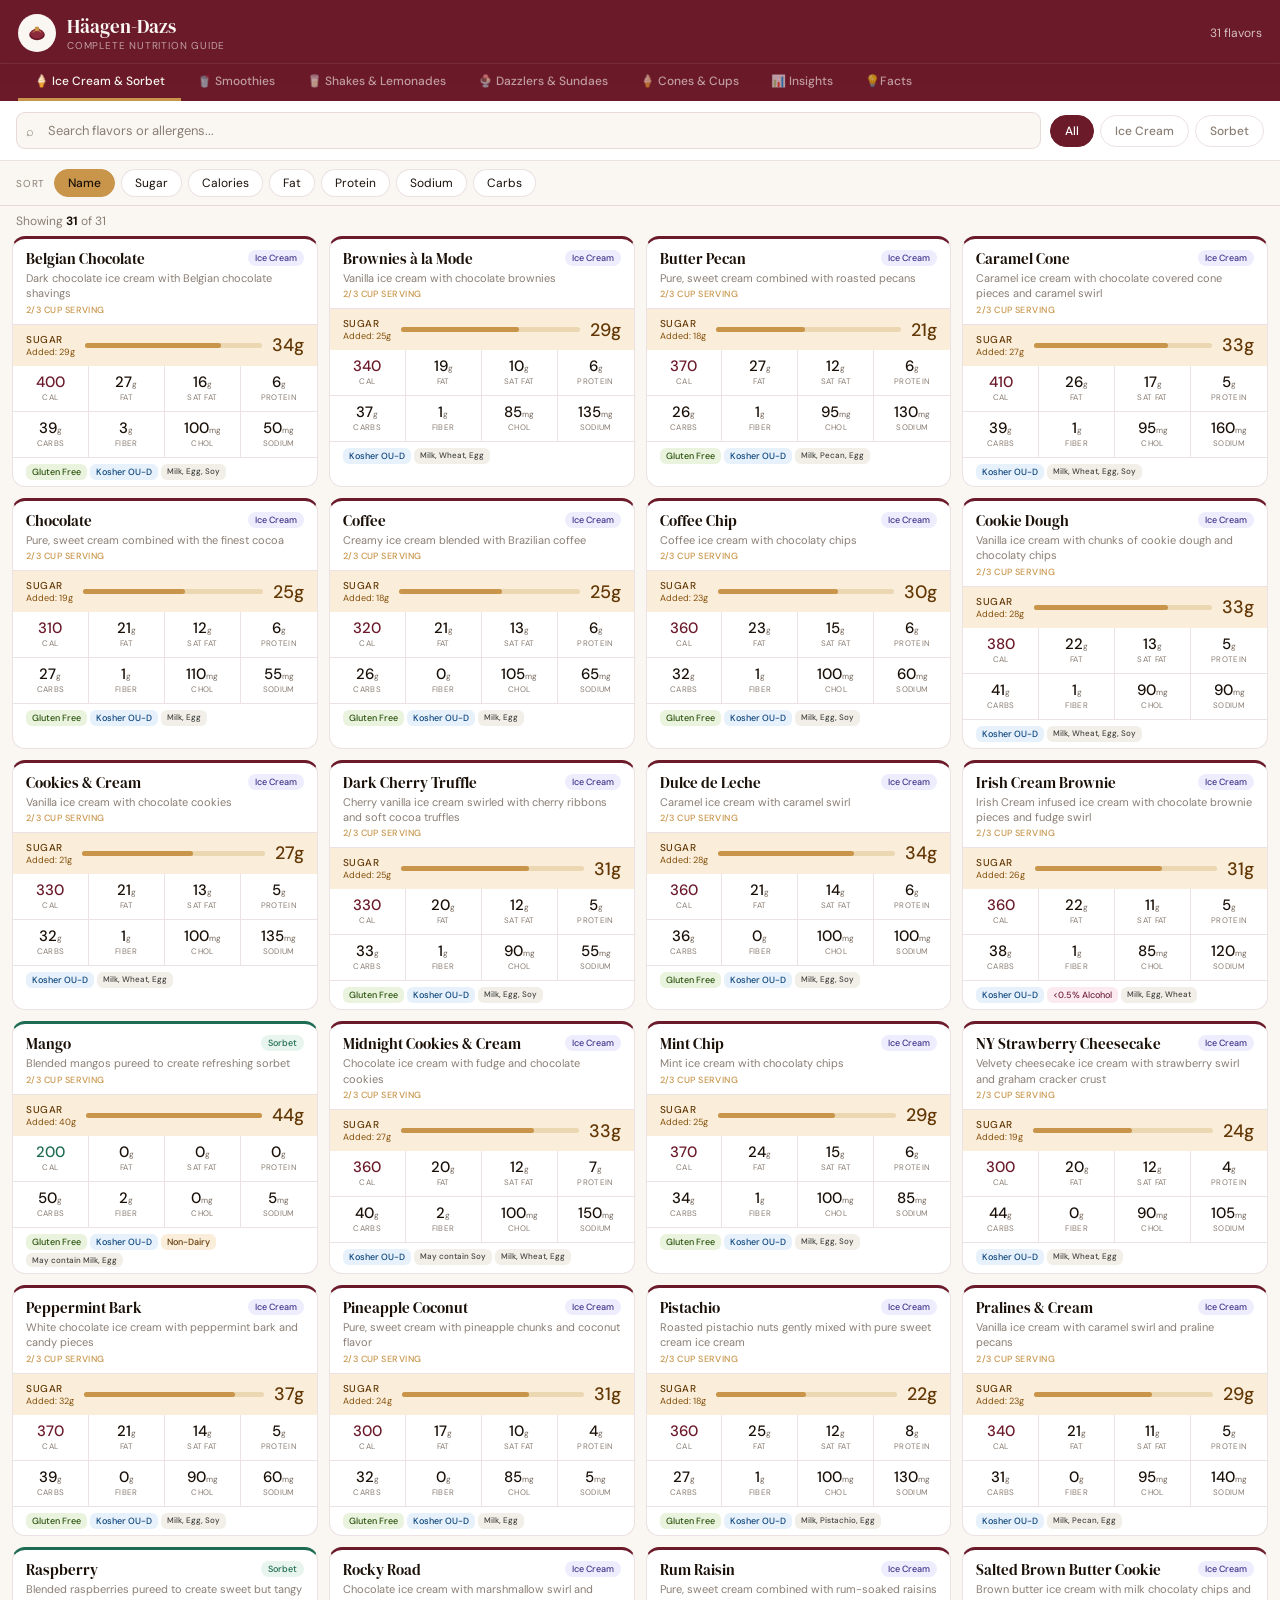
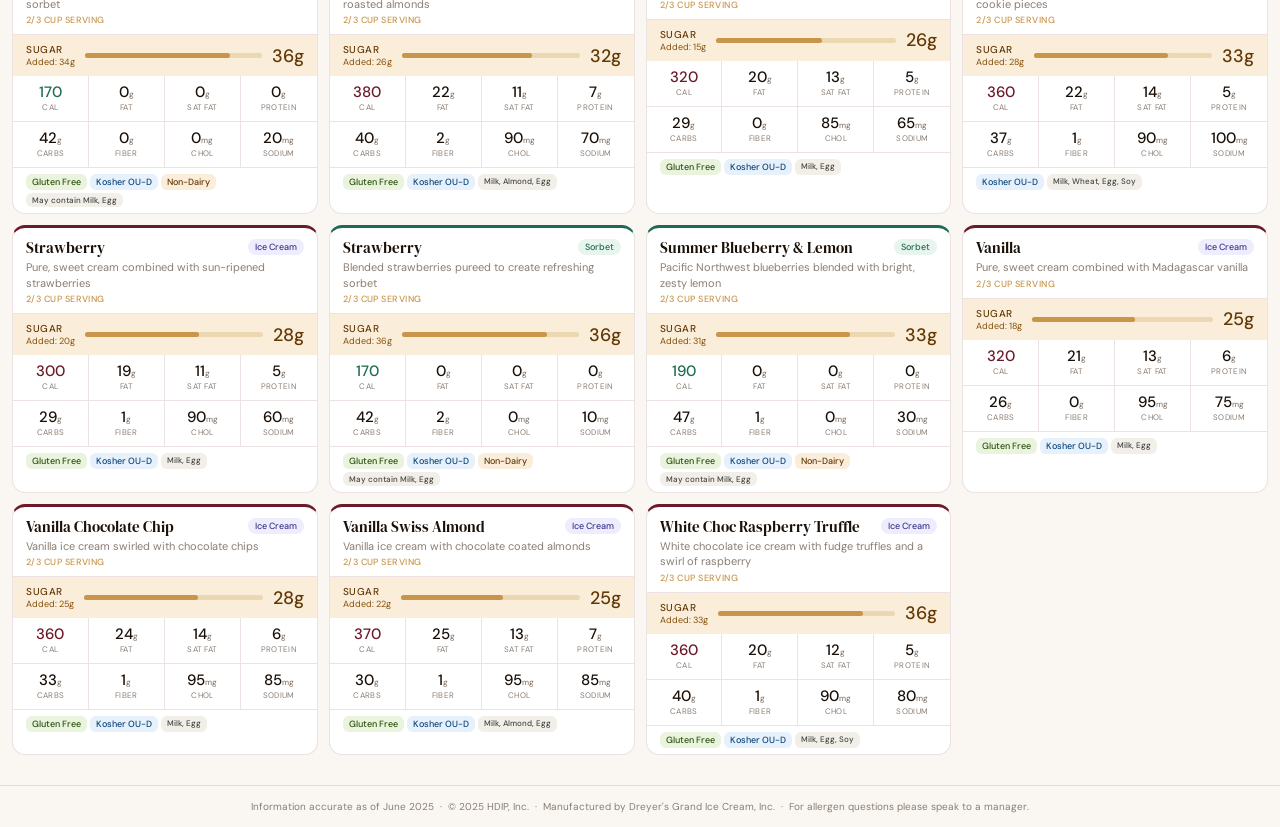
<file: index.html>
<!DOCTYPE html>
<html lang="en">
<head>
  <meta charset="UTF-8">
  <meta name="viewport" content="width=device-width, initial-scale=1.0, maximum-scale=1.0, user-scalable=no">
  <title>Häagen-Dazs — Nutrition Guide</title>
  <link rel="preconnect" href="https://fonts.googleapis.com">
  <link rel="preconnect" href="https://fonts.gstatic.com" crossorigin>
  <link href="https://fonts.googleapis.com/css2?family=DM+Serif+Display:ital@0;1&family=DM+Sans:opsz,wght@9..40,300;9..40,400;9..40,500&display=swap" rel="stylesheet">
  <link rel="stylesheet" href="css/styles.css">
</head>
<body>

  <!-- ═══════════════════════════ HEADER ═══════════════════════════ -->
  <header>
    <div class="header-brand">
      <div class="header-logo">
        <svg width="24" height="24" viewBox="0 0 40 40" fill="none" aria-hidden="true">
          <ellipse cx="20" cy="23" rx="13" ry="9" fill="#6B1A2A"/>
          <ellipse cx="20" cy="21" rx="11" ry="8" fill="#8B2A3A"/>
          <path d="M13 19 Q20 12 27 19" stroke="#C8954A" stroke-width="1.5" fill="none"/>
          <circle cx="20" cy="13" r="4" fill="#C8954A"/>
        </svg>
      </div>
      <div>
        <div class="header-title">Häagen-Dazs</div>
        <div class="header-sub">Complete Nutrition Guide</div>
      </div>
    </div>
    <div class="header-count" id="headerCount">31 items</div>
  </header>

  <!-- ═══════════════════════════ MAIN TABS ═══════════════════════════ -->
  <nav class="main-tabs" role="tablist" aria-label="Product categories">
    <button class="main-tab active" role="tab" aria-selected="true"  onclick="App.switchTab('ic',this)">🍦 Ice Cream &amp; Sorbet</button>
    <button class="main-tab"        role="tab" aria-selected="false" onclick="App.switchTab('sm',this)">🥤 Smoothies</button>
    <button class="main-tab"        role="tab" aria-selected="false" onclick="App.switchTab('sh',this)">🥛 Shakes &amp; Lemonades</button>
    <button class="main-tab"        role="tab" aria-selected="false" onclick="App.switchTab('su',this)">🍨 Dazzlers &amp; Sundaes</button>
    <button class="main-tab"        role="tab" aria-selected="false" onclick="App.switchTab('co',this)">🍦 Cones &amp; Cups</button>
    <button class="main-tab"        role="tab" aria-selected="false" onclick="App.switchTab('ins',this)">📊 Insights</button>
    <button class="main-tab"        role="tab" aria-selected="false" onclick="App.switchTab('facts',this)">💡Facts</button>
  </nav>

  <!-- ═══════════════════════════ TAB: ICE CREAM ═══════════════════════════ -->
  <section class="tab-panel active" id="panel-ic" role="tabpanel">
    <div class="controls">
      <div class="search-wrap">
        <span class="search-icon" aria-hidden="true">⌕</span>
        <input type="text" id="ic-search" placeholder="Search flavors or allergens..." oninput="IceCream.render()" aria-label="Search ice cream flavors">
      </div>
      <div class="filter-pills">
        <button class="pill-btn pill-active" onclick="IceCream.setFilter('all',this)">All</button>
        <button class="pill-btn" onclick="IceCream.setFilter('ic',this)">Ice Cream</button>
        <button class="pill-btn" onclick="IceCream.setFilter('so',this)">Sorbet</button>
      </div>
    </div>
    <div class="sort-bar">
      <span class="sort-label">Sort</span>
      <button class="sort-btn active" onclick="IceCream.setSort('name',this)">Name</button>
      <button class="sort-btn" onclick="IceCream.setSort('sugar',this)">Sugar</button>
      <button class="sort-btn" onclick="IceCream.setSort('calories',this)">Calories</button>
      <button class="sort-btn" onclick="IceCream.setSort('fat',this)">Fat</button>
      <button class="sort-btn" onclick="IceCream.setSort('protein',this)">Protein</button>
      <button class="sort-btn" onclick="IceCream.setSort('sodium',this)">Sodium</button>
      <button class="sort-btn" onclick="IceCream.setSort('carbs',this)">Carbs</button>
    </div>
    <div class="results-bar" id="ic-results"></div>
    <div class="cards-grid" id="ic-grid"></div>
  </section>

  <!-- ═══════════════════════════ TAB: SMOOTHIES ═══════════════════════════ -->
  <section class="tab-panel" id="panel-sm" role="tabpanel">
    <div class="controls">
      <div class="search-wrap">
        <span class="search-icon" aria-hidden="true">⌕</span>
        <input type="text" id="sm-search" placeholder="Search smoothies..." oninput="Smoothies.render()" aria-label="Search smoothies">
      </div>
      <div class="filter-pills">
        <button class="pill-btn pill-active" onclick="Smoothies.setFilter('all',this)">All</button>
        <button class="pill-btn" onclick="Smoothies.setFilter('small',this)">Small</button>
        <button class="pill-btn" onclick="Smoothies.setFilter('regular',this)">Regular</button>
      </div>
    </div>
    <div class="sort-bar">
      <span class="sort-label">Sort</span>
      <button class="sort-btn active" onclick="Smoothies.setSort('name',this)">Name</button>
      <button class="sort-btn" onclick="Smoothies.setSort('sugar',this)">Sugar</button>
      <button class="sort-btn" onclick="Smoothies.setSort('calories',this)">Calories</button>
      <button class="sort-btn" onclick="Smoothies.setSort('carbs',this)">Carbs</button>
    </div>
    <div class="results-bar" id="sm-results"></div>
    <div class="cards-grid" id="sm-grid"></div>
  </section>

  <!-- ═══════════════════════════ TAB: SHAKES ═══════════════════════════ -->
  <section class="tab-panel" id="panel-sh" role="tabpanel">
    <div class="controls">
      <div class="search-wrap">
        <span class="search-icon" aria-hidden="true">⌕</span>
        <input type="text" id="sh-search" placeholder="Search shakes or lemonades..." oninput="Shakes.render()" aria-label="Search shakes and lemonades">
      </div>
      <div class="filter-pills">
        <button class="pill-btn pill-active" onclick="Shakes.setFilter('all',this)">All</button>
        <button class="pill-btn" onclick="Shakes.setFilter('shake',this)">Shakes</button>
        <button class="pill-btn" onclick="Shakes.setFilter('lemon',this)">Lemonades</button>
        <button class="pill-btn" onclick="Shakes.setFilter('small',this)">Small</button>
        <button class="pill-btn" onclick="Shakes.setFilter('regular',this)">Regular</button>
      </div>
    </div>
    <div class="sort-bar">
      <span class="sort-label">Sort</span>
      <button class="sort-btn active" onclick="Shakes.setSort('name',this)">Name</button>
      <button class="sort-btn" onclick="Shakes.setSort('sugar',this)">Sugar</button>
      <button class="sort-btn" onclick="Shakes.setSort('calories',this)">Calories</button>
      <button class="sort-btn" onclick="Shakes.setSort('fat',this)">Fat</button>
    </div>
    <div class="results-bar" id="sh-results"></div>
    <div class="cards-grid" id="sh-grid"></div>
  </section>

  <!-- ═══════════════════════════ TAB: SUNDAES ═══════════════════════════ -->
  <section class="tab-panel" id="panel-su" role="tabpanel">
    <div class="controls">
      <div class="search-wrap">
        <span class="search-icon" aria-hidden="true">⌕</span>
        <input type="text" id="su-search" placeholder="Search sundaes or dazzlers..." oninput="Sundaes.render()" aria-label="Search sundaes">
      </div>
      <div class="filter-pills">
        <button class="pill-btn pill-active" onclick="Sundaes.setFilter('all',this)">All</button>
        <button class="pill-btn" onclick="Sundaes.setFilter('dazzler',this)">Dazzlers</button>
        <button class="pill-btn" onclick="Sundaes.setFilter('sundae',this)">Sundaes</button>
        <button class="pill-btn" onclick="Sundaes.setFilter('small',this)">Small</button>
        <button class="pill-btn" onclick="Sundaes.setFilter('regular',this)">Regular</button>
      </div>
    </div>
    <div class="sort-bar">
      <span class="sort-label">Sort</span>
      <button class="sort-btn active" onclick="Sundaes.setSort('name',this)">Name</button>
      <button class="sort-btn" onclick="Sundaes.setSort('sugar',this)">Sugar</button>
      <button class="sort-btn" onclick="Sundaes.setSort('calories',this)">Calories</button>
      <button class="sort-btn" onclick="Sundaes.setSort('fat',this)">Fat</button>
    </div>
    <div class="results-bar" id="su-results"></div>
    <div class="cards-grid" id="su-grid"></div>
  </section>

  <!-- ═══════════════════════════ TAB: CONES ═══════════════════════════ -->
  <section class="tab-panel" id="panel-co" role="tabpanel">
    <div class="controls">
      <div class="search-wrap">
        <span class="search-icon" aria-hidden="true">⌕</span>
        <input type="text" id="co-search" placeholder="Search cones or cups..." oninput="Cones.render()" aria-label="Search cones and cups">
      </div>
      <div class="filter-pills">
        <button class="pill-btn pill-active" onclick="Cones.setFilter('all',this)">All</button>
        <button class="pill-btn" onclick="Cones.setFilter('mini',this)">Mini</button>
        <button class="pill-btn" onclick="Cones.setFilter('small',this)">Small</button>
        <button class="pill-btn" onclick="Cones.setFilter('regular',this)">Regular</button>
      </div>
    </div>
    <div class="sort-bar">
      <span class="sort-label">Sort</span>
      <button class="sort-btn active" onclick="Cones.setSort('name',this)">Name</button>
      <button class="sort-btn" onclick="Cones.setSort('calories',this)">Calories</button>
      <button class="sort-btn" onclick="Cones.setSort('sugar',this)">Sugar</button>
    </div>
    <div class="results-bar" id="co-results"></div>
    <div class="cards-grid" id="co-grid"></div>
  </section>

  <!-- ═══════════════════════════ TAB: INSIGHTS ═══════════════════════════ -->
  <section class="tab-panel" id="panel-ins" role="tabpanel">
    <div class="insights-wrap">

      <!-- Bar Chart -->
      <div class="insight-card">
        <div class="insight-header">
          <div>
            <div class="insight-title">Ice Cream Flavor Comparison</div>
            <div class="insight-sub">All 27 ice cream flavors ranked by selected nutrient</div>
          </div>
          <div class="insight-controls">
            <button class="insight-btn active" onclick="Insights.setBarMetric('sugar',this)">Sugar</button>
            <button class="insight-btn" onclick="Insights.setBarMetric('calories',this)">Calories</button>
            <button class="insight-btn" onclick="Insights.setBarMetric('fat',this)">Fat</button>
            <button class="insight-btn" onclick="Insights.setBarMetric('protein',this)">Protein</button>
            <button class="insight-btn" onclick="Insights.setBarMetric('sodium',this)">Sodium</button>
            <button class="insight-btn" onclick="Insights.setBarMetric('carbs',this)">Carbs</button>
          </div>
        </div>
        <div class="insight-body">
          <div id="barChart"></div>
        </div>
      </div>

      <!-- Category Comparison Table -->
      <div class="insight-card">
        <div class="insight-header">
          <div>
            <div class="insight-title">Category Nutrition Comparison</div>
            <div class="insight-sub">Average values per serving across all product categories</div>
          </div>
        </div>
        <div class="insight-body" style="padding:0">
          <div class="compare-table-wrap">
            <table class="compare-table" id="compareTable"></table>
          </div>
        </div>
        <div class="table-note">🟢 Lowest in column &nbsp;·&nbsp; 🔴 Highest in column &nbsp;·&nbsp; Serving sizes vary by category</div>
      </div>

      <!-- Radar Chart -->
      <div class="insight-card">
        <div class="insight-header">
          <div>
            <div class="insight-title">Head-to-Head Flavor Comparison</div>
            <div class="insight-sub">Compare nutrition profiles of any two ice cream flavors</div>
          </div>
        </div>
        <div class="insight-body">
          <div class="radar-selectors">
            <select class="radar-select" id="radarA" onchange="Insights.drawRadar()" aria-label="Flavor A"></select>
            <select class="radar-select" id="radarB" onchange="Insights.drawRadar()" aria-label="Flavor B"></select>
          </div>
          <div class="radar-legend">
            <div class="radar-legend-item"><div class="legend-dot" style="background:#6B1A2A"></div><span id="legendA">Flavor A</span></div>
            <div class="radar-legend-item"><div class="legend-dot" style="background:#C8954A"></div><span id="legendB">Flavor B</span></div>
          </div>
          <canvas id="radarCanvas" width="340" height="300" style="max-width:100%;display:block;margin:0 auto" aria-label="Radar chart comparing two flavors"></canvas>
        </div>
      </div>

      <!-- Rankings -->
      <div class="insight-card">
        <div class="insight-header">
          <div>
            <div class="insight-title">Ice Cream Rankings</div>
            <div class="insight-sub">Top 5 across key nutrients — ice cream flavors only</div>
          </div>
        </div>
        <div class="rankings-grid" id="rankingsGrid"></div>
      </div>

      <!-- Scatter Plot -->
      <div class="insight-card">
        <div class="insight-header">
          <div>
            <div class="insight-title">Calories vs. Sugar — All Ice Creams &amp; Sorbets</div>
            <div class="insight-sub">Tap or hover any dot for details</div>
          </div>
        </div>
        <div class="insight-body" style="padding:10px 14px 14px">
          <div style="position:relative">
            <canvas id="scatterCanvas" width="600" height="320" style="max-width:100%;display:block;border-radius:6px" aria-label="Scatter plot of calories vs sugar"></canvas>
            <div id="scatterTooltip" class="scatter-tooltip"></div>
          </div>
          <div class="scatter-legend">
            <div class="scatter-legend-item"><div class="scatter-dot" style="background:#6B1A2A"></div>Ice Cream</div>
            <div class="scatter-legend-item"><div class="scatter-dot" style="background:#1D6B52"></div>Sorbet</div>
          </div>
        </div>
      </div>

    </div>
  </section>

  <!-- ═══════════════════════════ TAB: FACTS ═══════════════════════════ -->
  <section class="tab-panel" id="panel-facts" role="tabpanel">
    <div class="facts-controls">
      <button class="fact-filter-btn active" onclick="Facts.filter('all',this)">All 40</button>
      <button class="fact-filter-btn" onclick="Facts.filter('sugar',this)">Sugar</button>
      <button class="fact-filter-btn" onclick="Facts.filter('cal',this)">Calories</button>
      <button class="fact-filter-btn" onclick="Facts.filter('fat',this)">Fat</button>
      <button class="fact-filter-btn" onclick="Facts.filter('prot',this)">Protein</button>
      <button class="fact-filter-btn" onclick="Facts.filter('sod',this)">Sodium</button>
      <button class="fact-filter-btn" onclick="Facts.filter('carbs',this)">Carbs</button>
      <button class="fact-filter-btn" onclick="Facts.filter('spec',this)">Special</button>
    </div>
    <div class="facts-count" id="facts-count"></div>
    <div class="facts-grid" id="facts-grid"></div>
  </section>

  <footer>
    Information accurate as of June 2025 &nbsp;·&nbsp; © 2025 HDIP, Inc. &nbsp;·&nbsp;
    Manufactured by Dreyer's Grand Ice Cream, Inc. &nbsp;·&nbsp;
    For allergen questions please speak to a manager.
  </footer>

  <!-- ═══════════════════════════ SCRIPTS ═══════════════════════════ -->
  <!-- Load order matters: data → utils → cards → tab modules → insights → facts → app -->
  <script src="js/data.js"></script>
  <script src="js/utils.js"></script>
  <script src="js/cards.js"></script>
  <script src="js/icecream.js"></script>
  <script src="js/smoothies.js"></script>
  <script src="js/shakes.js"></script>
  <script src="js/sundaes.js"></script>
  <script src="js/cones.js"></script>
  <script src="js/insights.js"></script>
  <script src="js/facts.js"></script>
  <script src="js/app.js"></script>

</body>
</html>
</file>
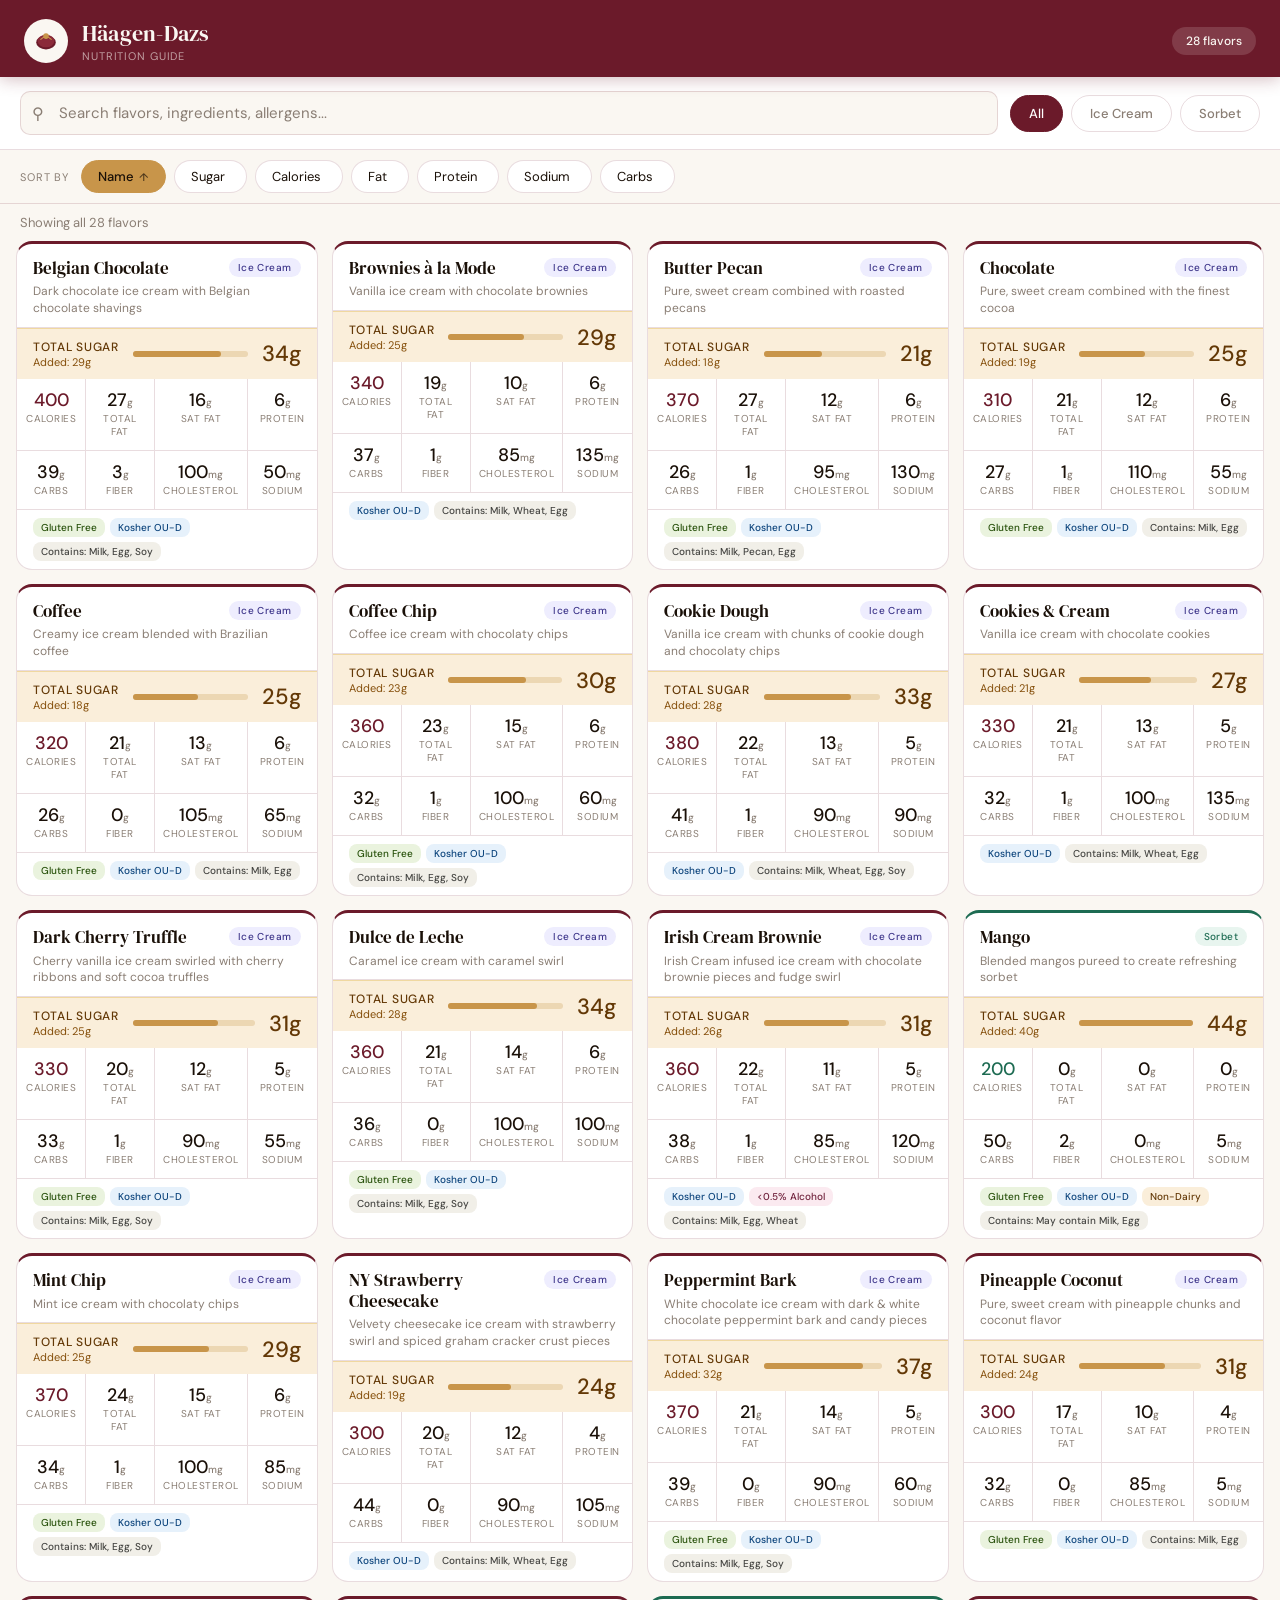
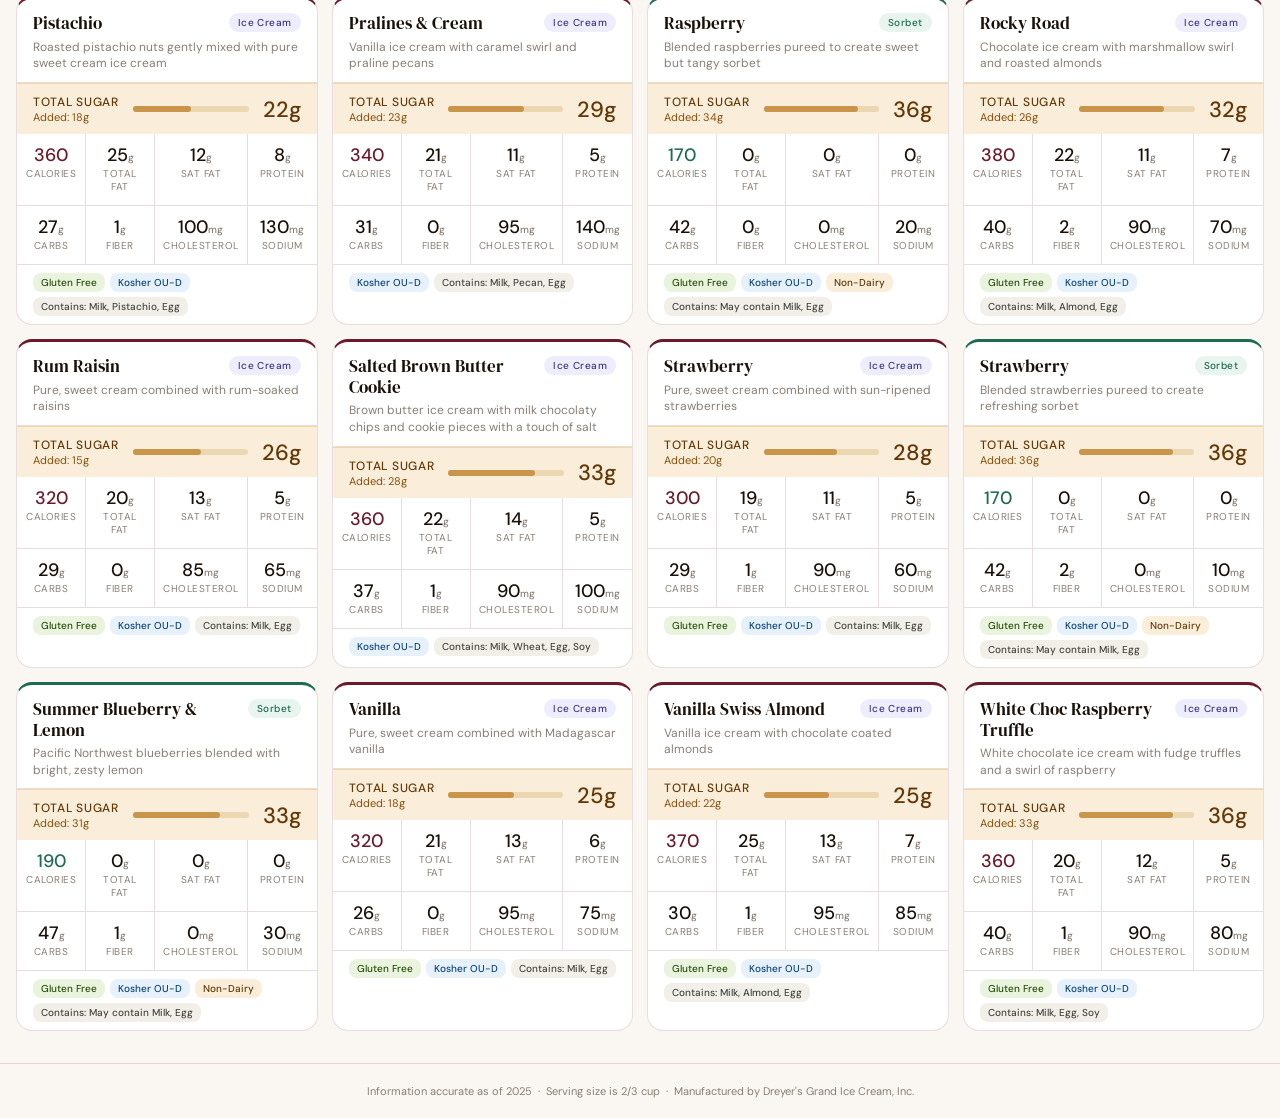
<file: haagen_dazs_table.html>
<!DOCTYPE html>
<html lang="en">
<head>
<meta charset="UTF-8">
<meta name="viewport" content="width=device-width, initial-scale=1.0, maximum-scale=1.0, user-scalable=no">
<title>Häagen-Dazs — Nutrition Guide</title>
<link href="https://fonts.googleapis.com/css2?family=DM+Serif+Display:ital@0;1&family=DM+Sans:wght@300;400;500&display=swap" rel="stylesheet">
<style>
  :root {
    --cream: #FAF7F2;
    --deep: #1A1008;
    --burgundy: #6B1A2A;
    --burgundy-light: #8B2A3A;
    --gold: #C8954A;
    --gold-light: #E8B870;
    --muted: #8A7E74;
    --border: rgba(106,26,42,0.15);
    --card-bg: #FFFFFF;
    --sorbet-accent: #1D6B52;
    --sorbet-light: #E8F5EF;
  }

  * { box-sizing: border-box; margin: 0; padding: 0; -webkit-tap-highlight-color: transparent; }

  body {
    font-family: 'DM Sans', sans-serif;
    background: var(--cream);
    color: var(--deep);
    min-height: 100vh;
    font-size: 15px;
  }

  /* HEADER */
  header {
    background: var(--burgundy);
    padding: 18px 24px 14px;
    display: flex;
    align-items: center;
    justify-content: space-between;
    position: sticky;
    top: 0;
    z-index: 100;
    box-shadow: 0 2px 16px rgba(106,26,42,0.3);
  }
  .header-left { display: flex; align-items: center; gap: 14px; }
  .hd-logo {
    width: 44px; height: 44px; border-radius: 50%;
    background: var(--cream);
    display: flex; align-items: center; justify-content: center;
    flex-shrink: 0;
  }
  .hd-logo svg { width: 28px; height: 28px; }
  .header-title { font-family: 'DM Serif Display', serif; font-size: 22px; color: var(--cream); letter-spacing: 0.01em; }
  .header-sub { font-size: 11px; color: rgba(250,247,242,0.6); letter-spacing: 0.08em; text-transform: uppercase; margin-top: 1px; }
  .flavor-count {
    background: rgba(250,247,242,0.15);
    color: var(--cream);
    font-size: 12px;
    padding: 6px 14px;
    border-radius: 20px;
    font-weight: 500;
  }

  /* CONTROLS */
  .controls {
    background: var(--card-bg);
    border-bottom: 1px solid var(--border);
    padding: 14px 20px;
    display: flex;
    gap: 12px;
    align-items: center;
    flex-wrap: wrap;
  }
  .search-wrap {
    flex: 1; min-width: 200px;
    position: relative;
  }
  .search-icon {
    position: absolute; left: 12px; top: 50%; transform: translateY(-50%);
    color: var(--muted); font-size: 16px; pointer-events: none;
  }
  input[type=text] {
    width: 100%;
    padding: 11px 12px 11px 38px;
    border: 1.5px solid var(--border);
    border-radius: 10px;
    font-family: 'DM Sans', sans-serif;
    font-size: 15px;
    color: var(--deep);
    background: var(--cream);
    outline: none;
    transition: border-color 0.2s;
  }
  input[type=text]:focus { border-color: var(--burgundy); }
  input[type=text]::placeholder { color: var(--muted); }

  .filter-pills { display: flex; gap: 8px; flex-wrap: wrap; }
  .pill-btn {
    padding: 9px 18px;
    border-radius: 24px;
    border: 1.5px solid var(--border);
    background: transparent;
    font-family: 'DM Sans', sans-serif;
    font-size: 13px;
    font-weight: 500;
    color: var(--muted);
    cursor: pointer;
    transition: all 0.18s;
    white-space: nowrap;
  }
  .pill-btn:active { transform: scale(0.97); }
  .pill-btn.active-all { background: var(--burgundy); color: white; border-color: var(--burgundy); }
  .pill-btn.active-ic { background: #EEEDFE; color: #3C3489; border-color: #AFA9EC; }
  .pill-btn.active-so { background: var(--sorbet-light); color: var(--sorbet-accent); border-color: #9FE1CB; }

  /* SORT BAR */
  .sort-bar {
    background: var(--cream);
    padding: 10px 20px;
    display: flex;
    gap: 8px;
    align-items: center;
    overflow-x: auto;
    border-bottom: 1px solid var(--border);
    -ms-overflow-style: none; scrollbar-width: none;
  }
  .sort-bar::-webkit-scrollbar { display: none; }
  .sort-label { font-size: 11px; color: var(--muted); text-transform: uppercase; letter-spacing: 0.08em; white-space: nowrap; margin-right: 4px; flex-shrink: 0; }
  .sort-btn {
    padding: 7px 16px;
    border-radius: 20px;
    border: 1.5px solid var(--border);
    background: white;
    font-family: 'DM Sans', sans-serif;
    font-size: 13px;
    color: var(--deep);
    cursor: pointer;
    white-space: nowrap;
    flex-shrink: 0;
    transition: all 0.18s;
    display: flex; align-items: center; gap: 5px;
  }
  .sort-btn.active { background: var(--gold); color: var(--deep); border-color: var(--gold); font-weight: 500; }
  .sort-btn:active { transform: scale(0.97); }
  .sort-arrow { font-size: 11px; opacity: 0.7; }

  /* RESULTS INFO */
  .results-bar {
    padding: 10px 20px;
    font-size: 13px;
    color: var(--muted);
    display: flex;
    justify-content: space-between;
    align-items: center;
  }
  .results-bar strong { color: var(--deep); }

  /* CARDS GRID */
  .cards-grid {
    padding: 0 16px 24px;
    display: grid;
    grid-template-columns: repeat(auto-fill, minmax(300px, 1fr));
    gap: 14px;
  }

  .flavor-card {
    background: var(--card-bg);
    border-radius: 16px;
    border: 1px solid var(--border);
    overflow: hidden;
    transition: transform 0.15s, box-shadow 0.15s;
  }
  .flavor-card:active { transform: scale(0.99); }
  .flavor-card.is-sorbet { border-top: 3px solid var(--sorbet-accent); }
  .flavor-card.is-ice-cream { border-top: 3px solid var(--burgundy); }

  .card-header {
    padding: 14px 16px 10px;
    border-bottom: 1px solid var(--border);
  }
  .card-top { display: flex; justify-content: space-between; align-items: flex-start; gap: 8px; margin-bottom: 5px; }
  .card-name { font-family: 'DM Serif Display', serif; font-size: 17px; color: var(--deep); line-height: 1.2; }
  .type-badge {
    font-size: 10px; font-weight: 500; padding: 3px 9px; border-radius: 12px;
    white-space: nowrap; flex-shrink: 0; letter-spacing: 0.04em;
  }
  .badge-ic { background: #EEEDFE; color: #3C3489; }
  .badge-so { background: var(--sorbet-light); color: var(--sorbet-accent); }
  .card-desc { font-size: 12px; color: var(--muted); line-height: 1.4; }

  /* NUTRITION GRID */
  .nutrition-grid {
    display: grid;
    grid-template-columns: repeat(4, 1fr);
    gap: 0;
  }
  .nutr-cell {
    padding: 12px 8px;
    text-align: center;
    border-right: 1px solid var(--border);
    border-bottom: 1px solid var(--border);
  }
  .nutr-cell:nth-child(4n) { border-right: none; }
  .nutr-cell:nth-last-child(-n+4) { border-bottom: none; }
  .nutr-val { font-size: 18px; font-weight: 500; color: var(--deep); line-height: 1; }
  .nutr-val.highlight { color: var(--burgundy); }
  .nutr-val.sorbet-hl { color: var(--sorbet-accent); }
  .nutr-unit { font-size: 10px; color: var(--muted); }
  .nutr-label { font-size: 10px; color: var(--muted); margin-top: 3px; text-transform: uppercase; letter-spacing: 0.05em; }

  /* SUGAR ROW — full width highlight */
  .sugar-row {
    display: flex;
    align-items: center;
    justify-content: space-between;
    padding: 10px 16px;
    background: #FAEEDA;
    border-top: 1px solid #F0D8A0;
  }
  .sugar-label { font-size: 12px; font-weight: 500; color: #633806; text-transform: uppercase; letter-spacing: 0.06em; }
  .sugar-val { font-size: 22px; font-weight: 500; color: #633806; }
  .sugar-sub { font-size: 11px; color: #854F0B; }
  .sugar-bar-wrap { flex: 1; margin: 0 14px; }
  .sugar-bar-bg { background: rgba(180,120,20,0.2); border-radius: 4px; height: 6px; }
  .sugar-bar-fill { height: 6px; border-radius: 4px; background: #C8954A; transition: width 0.4s; }

  /* CARD FOOTER */
  .card-footer {
    padding: 8px 16px;
    display: flex; flex-wrap: wrap; gap: 5px;
    border-top: 1px solid var(--border);
  }
  .attr-tag {
    font-size: 10px; padding: 3px 8px; border-radius: 8px; font-weight: 500;
  }
  .tag-gf { background: #EAF3DE; color: #27500A; }
  .tag-ko { background: #E6F1FB; color: #0C447C; }
  .tag-nd { background: #FAEEDA; color: #633806; }
  .tag-al { background: #FBEAF0; color: #72243E; }
  .tag-al2 { background: #F1EFE8; color: #444441; font-size: 10px; }

  /* EMPTY STATE */
  .empty-state {
    text-align: center;
    padding: 60px 20px;
    grid-column: 1 / -1;
  }
  .empty-state p { color: var(--muted); font-size: 15px; margin-top: 10px; }

  /* FOOTER */
  footer {
    text-align: center;
    padding: 20px;
    font-size: 11px;
    color: var(--muted);
    border-top: 1px solid var(--border);
    margin-top: 8px;
  }

  @media (max-width: 500px) {
    .header-title { font-size: 18px; }
    .cards-grid { grid-template-columns: 1fr; padding: 0 12px 20px; }
  }
</style>
</head>
<body>

<header>
  <div class="header-left">
    <div class="hd-logo">
      <svg viewBox="0 0 40 40" fill="none" xmlns="http://www.w3.org/2000/svg">
        <ellipse cx="20" cy="22" rx="14" ry="10" fill="#6B1A2A"/>
        <ellipse cx="20" cy="20" rx="12" ry="9" fill="#8B2A3A"/>
        <path d="M12 18 Q20 10 28 18" stroke="#C8954A" stroke-width="1.5" fill="none"/>
        <circle cx="20" cy="13" r="4" fill="#C8954A"/>
      </svg>
    </div>
    <div>
      <div class="header-title">Häagen-Dazs</div>
      <div class="header-sub">Nutrition Guide</div>
    </div>
  </div>
  <div class="flavor-count" id="headerCount">28 flavors</div>
</header>

<div class="controls">
  <div class="search-wrap">
    <span class="search-icon">&#9906;</span>
    <input type="text" id="searchInput" placeholder="Search flavors, ingredients, allergens...">
  </div>
  <div class="filter-pills">
    <button class="pill-btn active-all" id="btnAll" onclick="setFilter('all')">All</button>
    <button class="pill-btn" id="btnIC" onclick="setFilter('ic')">Ice Cream</button>
    <button class="pill-btn" id="btnSO" onclick="setFilter('so')">Sorbet</button>
  </div>
</div>

<div class="sort-bar">
  <span class="sort-label">Sort by</span>
  <button class="sort-btn" id="sort-name" onclick="setSort('name')">Name <span class="sort-arrow" id="arr-name"></span></button>
  <button class="sort-btn" id="sort-sugar" onclick="setSort('sugar')">Sugar <span class="sort-arrow" id="arr-sugar"></span></button>
  <button class="sort-btn" id="sort-calories" onclick="setSort('calories')">Calories <span class="sort-arrow" id="arr-calories"></span></button>
  <button class="sort-btn" id="sort-fat" onclick="setSort('fat')">Fat <span class="sort-arrow" id="arr-fat"></span></button>
  <button class="sort-btn" id="sort-protein" onclick="setSort('protein')">Protein <span class="sort-arrow" id="arr-protein"></span></button>
  <button class="sort-btn" id="sort-sodium" onclick="setSort('sodium')">Sodium <span class="sort-arrow" id="arr-sodium"></span></button>
  <button class="sort-btn" id="sort-carbs" onclick="setSort('carbs')">Carbs <span class="sort-arrow" id="arr-carbs"></span></button>
</div>

<div class="results-bar">
  <span id="resultsText">Showing all 28 flavors</span>
</div>

<div class="cards-grid" id="cardsGrid"></div>

<footer>
  Information accurate as of 2025 &nbsp;&middot;&nbsp; Serving size is 2/3 cup &nbsp;&middot;&nbsp; Manufactured by Dreyer's Grand Ice Cream, Inc.
</footer>

<script>
const data = [
  { name:"Dark Cherry Truffle", cat:"Ice Cream", desc:"Cherry vanilla ice cream swirled with cherry ribbons and soft cocoa truffles", serving:135, calories:330, fat:20, satfat:12, chol:90, sodium:55, carbs:33, fiber:1, sugar:31, addedsugars:25, protein:5, gf:true, kosher:true, dairy:true, allergens:"Milk, Egg, Soy" },
  { name:"Brownies à la Mode", cat:"Ice Cream", desc:"Vanilla ice cream with chocolate brownies", serving:131, calories:340, fat:19, satfat:10, chol:85, sodium:135, carbs:37, fiber:1, sugar:29, addedsugars:25, protein:6, gf:false, kosher:true, dairy:true, allergens:"Milk, Wheat, Egg" },
  { name:"Chocolate", cat:"Ice Cream", desc:"Pure, sweet cream combined with the finest cocoa", serving:129, calories:310, fat:21, satfat:12, chol:110, sodium:55, carbs:27, fiber:1, sugar:25, addedsugars:19, protein:6, gf:true, kosher:true, dairy:true, allergens:"Milk, Egg" },
  { name:"Coffee", cat:"Ice Cream", desc:"Creamy ice cream blended with Brazilian coffee", serving:129, calories:320, fat:21, satfat:13, chol:105, sodium:65, carbs:26, fiber:0, sugar:25, addedsugars:18, protein:6, gf:true, kosher:true, dairy:true, allergens:"Milk, Egg" },
  { name:"Coffee Chip", cat:"Ice Cream", desc:"Coffee ice cream with chocolaty chips", serving:133, calories:360, fat:23, satfat:15, chol:100, sodium:60, carbs:32, fiber:1, sugar:30, addedsugars:23, protein:6, gf:true, kosher:true, dairy:true, allergens:"Milk, Egg, Soy" },
  { name:"Cookie Dough", cat:"Ice Cream", desc:"Vanilla ice cream with chunks of cookie dough and chocolaty chips", serving:133, calories:380, fat:22, satfat:13, chol:90, sodium:90, carbs:41, fiber:1, sugar:33, addedsugars:28, protein:5, gf:false, kosher:true, dairy:true, allergens:"Milk, Wheat, Egg, Soy" },
  { name:"Cookies & Cream", cat:"Ice Cream", desc:"Vanilla ice cream with chocolate cookies", serving:131, calories:330, fat:21, satfat:13, chol:100, sodium:135, carbs:32, fiber:1, sugar:27, addedsugars:21, protein:5, gf:false, kosher:true, dairy:true, allergens:"Milk, Wheat, Egg" },
  { name:"Irish Cream Brownie", cat:"Ice Cream", desc:"Irish Cream infused ice cream with chocolate brownie pieces and fudge swirl", serving:133, calories:360, fat:22, satfat:11, chol:85, sodium:120, carbs:38, fiber:1, sugar:31, addedsugars:26, protein:5, gf:false, kosher:true, dairy:true, allergens:"Milk, Egg, Wheat", alcohol:true },
  { name:"Mint Chip", cat:"Ice Cream", desc:"Mint ice cream with chocolaty chips", serving:136, calories:370, fat:24, satfat:15, chol:100, sodium:85, carbs:34, fiber:1, sugar:29, addedsugars:25, protein:6, gf:true, kosher:true, dairy:true, allergens:"Milk, Egg, Soy" },
  { name:"Belgian Chocolate", cat:"Ice Cream", desc:"Dark chocolate ice cream with Belgian chocolate shavings", serving:133, calories:400, fat:27, satfat:16, chol:100, sodium:50, carbs:39, fiber:3, sugar:34, addedsugars:29, protein:6, gf:true, kosher:true, dairy:true, allergens:"Milk, Egg, Soy" },
  { name:"Butter Pecan", cat:"Ice Cream", desc:"Pure, sweet cream combined with roasted pecans", serving:129, calories:370, fat:27, satfat:12, chol:95, sodium:130, carbs:26, fiber:1, sugar:21, addedsugars:18, protein:6, gf:true, kosher:true, dairy:true, allergens:"Milk, Pecan, Egg" },
  { name:"Dulce de Leche", cat:"Ice Cream", desc:"Caramel ice cream with caramel swirl", serving:136, calories:360, fat:21, satfat:14, chol:100, sodium:100, carbs:36, fiber:0, sugar:34, addedsugars:28, protein:6, gf:true, kosher:true, dairy:true, allergens:"Milk, Egg, Soy" },
  { name:"White Choc Raspberry Truffle", cat:"Ice Cream", desc:"White chocolate ice cream with fudge truffles and a swirl of raspberry", serving:136, calories:360, fat:20, satfat:12, chol:90, sodium:80, carbs:40, fiber:1, sugar:36, addedsugars:33, protein:5, gf:true, kosher:true, dairy:true, allergens:"Milk, Egg, Soy" },
  { name:"Peppermint Bark", cat:"Ice Cream", desc:"White chocolate ice cream with dark & white chocolate peppermint bark and candy pieces", serving:132, calories:370, fat:21, satfat:14, chol:90, sodium:60, carbs:39, fiber:0, sugar:37, addedsugars:32, protein:5, gf:true, kosher:true, dairy:true, allergens:"Milk, Egg, Soy" },
  { name:"Pineapple Coconut", cat:"Ice Cream", desc:"Pure, sweet cream with pineapple chunks and coconut flavor", serving:126, calories:300, fat:17, satfat:10, chol:85, sodium:5, carbs:32, fiber:0, sugar:31, addedsugars:24, protein:4, gf:true, kosher:true, dairy:true, allergens:"Milk, Egg" },
  { name:"Pistachio", cat:"Ice Cream", desc:"Roasted pistachio nuts gently mixed with pure sweet cream ice cream", serving:132, calories:360, fat:25, satfat:12, chol:100, sodium:130, carbs:27, fiber:1, sugar:22, addedsugars:18, protein:8, gf:true, kosher:true, dairy:true, allergens:"Milk, Pistachio, Egg" },
  { name:"Pralines & Cream", cat:"Ice Cream", desc:"Vanilla ice cream with caramel swirl and praline pecans", serving:129, calories:340, fat:21, satfat:11, chol:95, sodium:140, carbs:31, fiber:0, sugar:29, addedsugars:23, protein:5, gf:false, kosher:true, dairy:true, allergens:"Milk, Pecan, Egg" },
  { name:"Rocky Road", cat:"Ice Cream", desc:"Chocolate ice cream with marshmallow swirl and roasted almonds", serving:137, calories:380, fat:22, satfat:11, chol:90, sodium:70, carbs:40, fiber:2, sugar:32, addedsugars:26, protein:7, gf:true, kosher:true, dairy:true, allergens:"Milk, Almond, Egg" },
  { name:"Rum Raisin", cat:"Ice Cream", desc:"Pure, sweet cream combined with rum-soaked raisins", serving:131, calories:320, fat:20, satfat:13, chol:85, sodium:65, carbs:29, fiber:0, sugar:26, addedsugars:15, protein:5, gf:true, kosher:true, dairy:true, allergens:"Milk, Egg" },
  { name:"Salted Brown Butter Cookie", cat:"Ice Cream", desc:"Brown butter ice cream with milk chocolaty chips and cookie pieces with a touch of salt", serving:131, calories:360, fat:22, satfat:14, chol:90, sodium:100, carbs:37, fiber:1, sugar:33, addedsugars:28, protein:5, gf:false, kosher:true, dairy:true, allergens:"Milk, Wheat, Egg, Soy" },
  { name:"Strawberry", cat:"Ice Cream", desc:"Pure, sweet cream combined with sun-ripened strawberries", serving:133, calories:300, fat:19, satfat:11, chol:90, sodium:60, carbs:29, fiber:1, sugar:28, addedsugars:20, protein:5, gf:true, kosher:true, dairy:true, allergens:"Milk, Egg" },
  { name:"Vanilla", cat:"Ice Cream", desc:"Pure, sweet cream combined with Madagascar vanilla", serving:129, calories:320, fat:21, satfat:13, chol:95, sodium:75, carbs:26, fiber:0, sugar:25, addedsugars:18, protein:6, gf:true, kosher:true, dairy:true, allergens:"Milk, Egg" },
  { name:"Vanilla Swiss Almond", cat:"Ice Cream", desc:"Vanilla ice cream with chocolate coated almonds", serving:133, calories:370, fat:25, satfat:13, chol:95, sodium:85, carbs:30, fiber:1, sugar:25, addedsugars:22, protein:7, gf:true, kosher:true, dairy:true, allergens:"Milk, Almond, Egg" },
  { name:"NY Strawberry Cheesecake", cat:"Ice Cream", desc:"Velvety cheesecake ice cream with strawberry swirl and spiced graham cracker crust pieces", serving:129, calories:300, fat:20, satfat:12, chol:90, sodium:105, carbs:44, fiber:0, sugar:24, addedsugars:19, protein:4, gf:false, kosher:true, dairy:true, allergens:"Milk, Wheat, Egg" },
  { name:"Mango", cat:"Sorbet", desc:"Blended mangos pureed to create refreshing sorbet", serving:151, calories:200, fat:0, satfat:0, chol:0, sodium:5, carbs:50, fiber:2, sugar:44, addedsugars:40, protein:0, gf:true, kosher:true, dairy:false, allergens:"May contain Milk, Egg" },
  { name:"Raspberry", cat:"Sorbet", desc:"Blended raspberries pureed to create sweet but tangy sorbet", serving:141, calories:170, fat:0, satfat:0, chol:0, sodium:20, carbs:42, fiber:0, sugar:36, addedsugars:34, protein:0, gf:true, kosher:true, dairy:false, allergens:"May contain Milk, Egg" },
  { name:"Strawberry", cat:"Sorbet", desc:"Blended strawberries pureed to create refreshing sorbet", serving:154, calories:170, fat:0, satfat:0, chol:0, sodium:10, carbs:42, fiber:2, sugar:36, addedsugars:36, protein:0, gf:true, kosher:true, dairy:false, allergens:"May contain Milk, Egg" },
  { name:"Summer Blueberry & Lemon", cat:"Sorbet", desc:"Pacific Northwest blueberries blended with bright, zesty lemon", serving:143, calories:190, fat:0, satfat:0, chol:0, sodium:30, carbs:47, fiber:1, sugar:33, addedsugars:31, protein:0, gf:true, kosher:true, dairy:false, allergens:"May contain Milk, Egg" },
];

const MAX_SUGAR = Math.max(...data.map(d => d.sugar));
let currentFilter = 'all';
let sortKey = 'name';
let sortDir = 1;

function setFilter(f) {
  currentFilter = f;
  document.getElementById('btnAll').className = 'pill-btn' + (f==='all'?' active-all':'');
  document.getElementById('btnIC').className = 'pill-btn' + (f==='ic'?' active-ic':'');
  document.getElementById('btnSO').className = 'pill-btn' + (f==='so'?' active-so':'');
  render();
}

function setSort(key) {
  if (sortKey === key) sortDir *= -1;
  else { sortKey = key; sortDir = 1; }
  document.querySelectorAll('.sort-btn').forEach(b => b.classList.remove('active'));
  document.querySelectorAll('.sort-arrow').forEach(a => a.textContent = '');
  document.getElementById('sort-' + key).classList.add('active');
  document.getElementById('arr-' + key).textContent = sortDir === 1 ? ' ↑' : ' ↓';
  render();
}

function render() {
  const q = document.getElementById('searchInput').value.toLowerCase();
  let rows = data.filter(d => {
    const matchCat = currentFilter === 'all' || (currentFilter === 'ic' && d.cat === 'Ice Cream') || (currentFilter === 'so' && d.cat === 'Sorbet');
    const matchQ = !q || d.name.toLowerCase().includes(q) || d.desc.toLowerCase().includes(q) || d.allergens.toLowerCase().includes(q);
    return matchCat && matchQ;
  });

  rows.sort((a, b) => {
    let av = a[sortKey], bv = b[sortKey];
    if (typeof av === 'string') return sortDir * av.localeCompare(bv);
    return sortDir * (av - bv);
  });

  document.getElementById('headerCount').textContent = rows.length + ' flavor' + (rows.length !== 1 ? 's' : '');
  document.getElementById('resultsText').textContent = rows.length === data.length
    ? 'Showing all 28 flavors'
    : 'Showing ' + rows.length + ' of 28 flavors';

  const grid = document.getElementById('cardsGrid');
  if (rows.length === 0) {
    grid.innerHTML = '<div class="empty-state"><div style="font-size:32px;opacity:0.3">&#9906;</div><p>No flavors match your search.</p></div>';
    return;
  }

  grid.innerHTML = rows.map(d => {
    const isSorbet = d.cat === 'Sorbet';
    const hlClass = isSorbet ? 'sorbet-hl' : 'highlight';
    const sugarPct = Math.round((d.sugar / MAX_SUGAR) * 100);
    const tags = [];
    if (d.gf) tags.push('<span class="attr-tag tag-gf">Gluten Free</span>');
    if (d.kosher) tags.push('<span class="attr-tag tag-ko">Kosher OU-D</span>');
    if (!d.dairy) tags.push('<span class="attr-tag tag-nd">Non-Dairy</span>');
    if (d.alcohol) tags.push('<span class="attr-tag tag-al">&lt;0.5% Alcohol</span>');
    tags.push('<span class="attr-tag tag-al2">Contains: ' + d.allergens + '</span>');

    return `<div class="flavor-card ${isSorbet ? 'is-sorbet' : 'is-ice-cream'}">
      <div class="card-header">
        <div class="card-top">
          <div class="card-name">${d.name}</div>
          <span class="type-badge ${isSorbet ? 'badge-so' : 'badge-ic'}">${d.cat}</span>
        </div>
        <div class="card-desc">${d.desc}</div>
      </div>

      <div class="sugar-row">
        <div>
          <div class="sugar-label">Total Sugar</div>
          <div class="sugar-sub">Added: ${d.addedsugars}g</div>
        </div>
        <div class="sugar-bar-wrap">
          <div class="sugar-bar-bg">
            <div class="sugar-bar-fill" style="width:${sugarPct}%"></div>
          </div>
        </div>
        <div class="sugar-val">${d.sugar}g</div>
      </div>

      <div class="nutrition-grid">
        <div class="nutr-cell">
          <div class="nutr-val ${hlClass}">${d.calories}</div>
          <div class="nutr-label">Calories</div>
        </div>
        <div class="nutr-cell">
          <div class="nutr-val">${d.fat}<span class="nutr-unit">g</span></div>
          <div class="nutr-label">Total Fat</div>
        </div>
        <div class="nutr-cell">
          <div class="nutr-val">${d.satfat}<span class="nutr-unit">g</span></div>
          <div class="nutr-label">Sat Fat</div>
        </div>
        <div class="nutr-cell">
          <div class="nutr-val">${d.protein}<span class="nutr-unit">g</span></div>
          <div class="nutr-label">Protein</div>
        </div>
        <div class="nutr-cell">
          <div class="nutr-val">${d.carbs}<span class="nutr-unit">g</span></div>
          <div class="nutr-label">Carbs</div>
        </div>
        <div class="nutr-cell">
          <div class="nutr-val">${d.fiber}<span class="nutr-unit">g</span></div>
          <div class="nutr-label">Fiber</div>
        </div>
        <div class="nutr-cell">
          <div class="nutr-val">${d.chol}<span class="nutr-unit">mg</span></div>
          <div class="nutr-label">Cholesterol</div>
        </div>
        <div class="nutr-cell">
          <div class="nutr-val">${d.sodium}<span class="nutr-unit">mg</span></div>
          <div class="nutr-label">Sodium</div>
        </div>
      </div>

      <div class="card-footer">${tags.join('')}</div>
    </div>`;
  }).join('');
}

document.getElementById('searchInput').addEventListener('input', render);
document.getElementById('sort-name').classList.add('active');
document.getElementById('arr-name').textContent = ' ↑';
render();
</script>
</body>
</html>
</file>
<file: css/styles.css>
/* ═══════════════════════════════════════════════════════
   Häagen-Dazs Nutrition Guide — styles.css
   © 2025 HDIP, Inc. Internal use only.
═══════════════════════════════════════════════════════ */

/* ── CSS Variables ── */
:root {
  --cream: #FAF7F2;
  --deep: #1A1008;
  --burgundy: #6B1A2A;
  --burgundy-hover: #8B2A3A;
  --gold: #C8954A;
  --gold-light: #E8B870;
  --muted: #8A7E74;
  --border: rgba(106, 26, 42, 0.13);
  --card-bg: #FFFFFF;

  /* category accent colors */
  --c-sorbet: #1D6B52;
  --c-sorbet-bg: #E8F5EF;
  --c-smoothie: #1A4A7A;
  --c-smoothie-bg: #E8F0FA;
  --c-shake: #4A1A7A;
  --c-shake-bg: #F0E8FA;
  --c-sundae: #7A4A1A;
  --c-sundae-bg: #FAF0E8;
  --c-cone: #1A6B6B;
  --c-cone-bg: #E8F5F5;
  --c-lemon: #4A7A1A;
  --c-lemon-bg: #F0FAE8;
}

/* ── Reset & Base ── */
*, *::before, *::after {
  box-sizing: border-box;
  margin: 0;
  padding: 0;
  -webkit-tap-highlight-color: transparent;
}
body {
  font-family: 'DM Sans', sans-serif;
  background: var(--cream);
  color: var(--deep);
  min-height: 100vh;
}

/* ══════════════════════════════════════════════════════════
   HEADER
══════════════════════════════════════════════════════════ */
header {
  background: var(--burgundy);
  padding: 13px 18px 11px;
  display: flex;
  align-items: center;
  justify-content: space-between;
  position: sticky;
  top: 0;
  z-index: 200;
  box-shadow: 0 2px 16px rgba(106, 26, 42, 0.35);
}
.header-brand {
  display: flex;
  align-items: center;
  gap: 11px;
}
.header-logo {
  width: 38px;
  height: 38px;
  border-radius: 50%;
  background: var(--cream);
  display: flex;
  align-items: center;
  justify-content: center;
  flex-shrink: 0;
}
.header-title {
  font-family: 'DM Serif Display', serif;
  font-size: 19px;
  color: var(--cream);
}
.header-sub {
  font-size: 10px;
  color: rgba(250, 247, 242, 0.6);
  letter-spacing: 0.08em;
  text-transform: uppercase;
}
.header-count {
  font-size: 12px;
  color: rgba(250, 247, 242, 0.75);
  text-align: right;
}

/* ══════════════════════════════════════════════════════════
   MAIN TABS
══════════════════════════════════════════════════════════ */
.main-tabs {
  background: var(--burgundy);
  display: flex;
  overflow-x: auto;
  padding: 0 18px;
  border-top: 1px solid rgba(255, 255, 255, 0.1);
  -ms-overflow-style: none;
  scrollbar-width: none;
}
.main-tabs::-webkit-scrollbar { display: none; }

.main-tab {
  padding: 9px 16px;
  font-size: 12px;
  font-weight: 500;
  color: rgba(250, 247, 242, 0.6);
  background: transparent;
  border: none;
  border-bottom: 3px solid transparent;
  cursor: pointer;
  white-space: nowrap;
  font-family: 'DM Sans', sans-serif;
  transition: all 0.18s;
  flex-shrink: 0;
}
.main-tab:hover { color: rgba(250, 247, 242, 0.9); }
.main-tab.active {
  color: var(--cream);
  border-bottom-color: var(--gold);
}

/* ══════════════════════════════════════════════════════════
   TAB PANELS
══════════════════════════════════════════════════════════ */
.tab-panel { display: none; }
.tab-panel.active { display: block; }

/* ══════════════════════════════════════════════════════════
   CONTROLS (search + filter)
══════════════════════════════════════════════════════════ */
.controls {
  background: var(--card-bg);
  border-bottom: 1px solid var(--border);
  padding: 11px 16px;
  display: flex;
  gap: 9px;
  align-items: center;
  flex-wrap: wrap;
}
.search-wrap {
  flex: 1;
  min-width: 160px;
  position: relative;
}
.search-icon {
  position: absolute;
  left: 10px;
  top: 50%;
  transform: translateY(-50%);
  color: var(--muted);
  font-size: 13px;
  pointer-events: none;
}
input[type="text"] {
  width: 100%;
  padding: 9px 9px 9px 31px;
  border: 1.5px solid var(--border);
  border-radius: 9px;
  font-family: 'DM Sans', sans-serif;
  font-size: 13px;
  color: var(--deep);
  background: var(--cream);
  outline: none;
  transition: border-color 0.2s;
}
input[type="text"]:focus { border-color: var(--burgundy); }
input[type="text"]::placeholder { color: var(--muted); }

.filter-pills { display: flex; gap: 6px; flex-wrap: wrap; }

.pill-btn {
  padding: 7px 14px;
  border-radius: 20px;
  border: 1.5px solid var(--border);
  background: transparent;
  font-family: 'DM Sans', sans-serif;
  font-size: 12px;
  font-weight: 500;
  color: var(--muted);
  cursor: pointer;
  transition: all 0.18s;
  white-space: nowrap;
}
.pill-btn:active { transform: scale(0.97); }
.pill-active { background: var(--burgundy) !important; color: white !important; border-color: var(--burgundy) !important; }
.pill-ic     { background: #EEEDFE !important; color: #3C3489 !important; border-color: #AFA9EC !important; }
.pill-so     { background: var(--c-sorbet-bg) !important; color: var(--c-sorbet) !important; border-color: #9FE1CB !important; }

/* ══════════════════════════════════════════════════════════
   SORT BAR
══════════════════════════════════════════════════════════ */
.sort-bar {
  background: var(--cream);
  padding: 8px 16px;
  display: flex;
  gap: 6px;
  align-items: center;
  overflow-x: auto;
  border-bottom: 1px solid var(--border);
  -ms-overflow-style: none;
  scrollbar-width: none;
}
.sort-bar::-webkit-scrollbar { display: none; }
.sort-label {
  font-size: 10px;
  color: var(--muted);
  text-transform: uppercase;
  letter-spacing: 0.08em;
  white-space: nowrap;
  margin-right: 3px;
  flex-shrink: 0;
}
.sort-btn {
  padding: 5px 13px;
  border-radius: 16px;
  border: 1.5px solid var(--border);
  background: white;
  font-family: 'DM Sans', sans-serif;
  font-size: 12px;
  color: var(--deep);
  cursor: pointer;
  white-space: nowrap;
  flex-shrink: 0;
  transition: all 0.18s;
}
.sort-btn.active {
  background: var(--gold);
  color: var(--deep);
  border-color: var(--gold);
  font-weight: 500;
}
.sort-btn:active { transform: scale(0.97); }

.results-bar {
  padding: 7px 16px;
  font-size: 12px;
  color: var(--muted);
}
.results-bar strong { color: var(--deep); }

/* ══════════════════════════════════════════════════════════
   CARDS GRID
══════════════════════════════════════════════════════════ */
.cards-grid {
  padding: 0 12px 22px;
  display: grid;
  grid-template-columns: repeat(auto-fill, minmax(280px, 1fr));
  gap: 11px;
}

/* ── Flavor Card ── */
.flavor-card {
  background: var(--card-bg);
  border-radius: 13px;
  border: 1px solid var(--border);
  overflow: hidden;
}
.flavor-card:active { transform: scale(0.99); }

/* top accent border per category */
.flavor-card.cat-ic { border-top: 3px solid var(--burgundy); }
.flavor-card.cat-so { border-top: 3px solid var(--c-sorbet); }
.flavor-card.cat-sm { border-top: 3px solid var(--c-smoothie); }
.flavor-card.cat-sh { border-top: 3px solid var(--c-shake); }
.flavor-card.cat-su { border-top: 3px solid var(--c-sundae); }
.flavor-card.cat-co { border-top: 3px solid var(--c-cone); }
.flavor-card.cat-le { border-top: 3px solid var(--c-lemon); }

/* card header */
.card-header {
  padding: 11px 13px 8px;
  border-bottom: 1px solid var(--border);
}
.card-top {
  display: flex;
  justify-content: space-between;
  align-items: flex-start;
  gap: 7px;
  margin-bottom: 3px;
}
.card-name {
  font-family: 'DM Serif Display', serif;
  font-size: 15px;
  color: var(--deep);
  line-height: 1.2;
}
.type-badge {
  font-size: 9px;
  font-weight: 500;
  padding: 2px 7px;
  border-radius: 9px;
  white-space: nowrap;
  flex-shrink: 0;
}
.badge-ic { background: #EEEDFE; color: #3C3489; }
.badge-so { background: var(--c-sorbet-bg); color: var(--c-sorbet); }
.badge-sm { background: var(--c-smoothie-bg); color: var(--c-smoothie); }
.badge-sh { background: var(--c-shake-bg); color: var(--c-shake); }
.badge-su { background: var(--c-sundae-bg); color: var(--c-sundae); }
.badge-co { background: var(--c-cone-bg); color: var(--c-cone); }
.badge-le { background: var(--c-lemon-bg); color: var(--c-lemon); }

.card-desc {
  font-size: 11px;
  color: var(--muted);
  line-height: 1.4;
}
.card-size {
  font-size: 9px;
  color: var(--gold);
  font-weight: 500;
  margin-top: 2px;
  text-transform: uppercase;
  letter-spacing: 0.05em;
}

/* sugar row */
.sugar-row {
  display: flex;
  align-items: center;
  justify-content: space-between;
  padding: 8px 13px;
  background: #FAEEDA;
}
.sugar-label {
  font-size: 10px;
  font-weight: 500;
  color: #633806;
  text-transform: uppercase;
  letter-spacing: 0.05em;
}
.sugar-added { font-size: 9px; color: #854F0B; }
.sugar-bar-wrap { flex: 1; margin: 0 10px; }
.sugar-bar-bg {
  background: rgba(180, 120, 20, 0.2);
  border-radius: 4px;
  height: 5px;
}
.sugar-bar-fill {
  height: 5px;
  border-radius: 4px;
  background: var(--gold);
}
.sugar-value {
  font-size: 18px;
  font-weight: 500;
  color: #633806;
}

/* nutrition grid */
.nutrition-grid {
  display: grid;
  grid-template-columns: repeat(4, 1fr);
}
.nutr-cell {
  padding: 9px 5px;
  text-align: center;
  border-right: 1px solid var(--border);
  border-bottom: 1px solid var(--border);
}
.nutr-cell:nth-child(4n)       { border-right: none; }
.nutr-cell:nth-last-child(-n+4) { border-bottom: none; }
.nutr-val {
  font-size: 15px;
  font-weight: 500;
  color: var(--deep);
  line-height: 1;
}
/* per-category highlight color */
.nutr-val.hl-ic { color: var(--burgundy); }
.nutr-val.hl-so { color: var(--c-sorbet); }
.nutr-val.hl-sm { color: var(--c-smoothie); }
.nutr-val.hl-sh { color: var(--c-shake); }
.nutr-val.hl-su { color: var(--c-sundae); }
.nutr-val.hl-co { color: var(--c-cone); }
.nutr-val.hl-le { color: var(--c-lemon); }

.nutr-unit  { font-size: 8px; color: var(--muted); }
.nutr-label { font-size: 8px; color: var(--muted); margin-top: 2px; text-transform: uppercase; letter-spacing: 0.04em; }

/* card footer (tags) */
.card-footer {
  padding: 6px 13px;
  display: flex;
  flex-wrap: wrap;
  gap: 3px;
  border-top: 1px solid var(--border);
}
.attr-tag { font-size: 9px; padding: 2px 6px; border-radius: 6px; font-weight: 500; }
.tag-gf   { background: #EAF3DE; color: #27500A; }
.tag-ko   { background: #E6F1FB; color: #0C447C; }
.tag-nd   { background: #FAEEDA; color: #633806; }
.tag-al   { background: #FBEAF0; color: #72243E; }
.tag-info { background: #F1EFE8; color: #444441; font-size: 8px; }

/* empty state */
.empty-state {
  text-align: center;
  padding: 50px 20px;
  grid-column: 1 / -1;
  color: var(--muted);
}

/* ══════════════════════════════════════════════════════════
   INSIGHTS TAB
══════════════════════════════════════════════════════════ */
.insights-wrap {
  padding: 16px;
  display: flex;
  flex-direction: column;
  gap: 20px;
}
.insight-card {
  background: var(--card-bg);
  border-radius: 14px;
  border: 1px solid var(--border);
  overflow: hidden;
}
.insight-header {
  padding: 14px 18px 12px;
  border-bottom: 1px solid var(--border);
  display: flex;
  justify-content: space-between;
  align-items: center;
  flex-wrap: wrap;
  gap: 8px;
}
.insight-title {
  font-family: 'DM Serif Display', serif;
  font-size: 17px;
  color: var(--deep);
}
.insight-sub { font-size: 11px; color: var(--muted); margin-top: 2px; }
.insight-controls { display: flex; gap: 6px; flex-wrap: wrap; }
.insight-btn {
  padding: 5px 13px;
  border-radius: 16px;
  border: 1.5px solid var(--border);
  background: var(--cream);
  font-family: 'DM Sans', sans-serif;
  font-size: 11px;
  color: var(--muted);
  cursor: pointer;
  white-space: nowrap;
  transition: all 0.18s;
}
.insight-btn.active {
  background: var(--burgundy);
  color: white;
  border-color: var(--burgundy);
}
.insight-body { padding: 18px; }

/* bar chart rows */
.bar-row { display: flex; align-items: center; gap: 10px; margin-bottom: 6px; }
.bar-name {
  font-size: 11px;
  color: var(--deep);
  width: 170px;
  flex-shrink: 0;
  text-align: right;
  white-space: nowrap;
  overflow: hidden;
  text-overflow: ellipsis;
}
.bar-track {
  flex: 1;
  background: rgba(106, 26, 42, 0.08);
  border-radius: 4px;
  height: 20px;
  overflow: hidden;
}
.bar-fill {
  height: 100%;
  border-radius: 4px;
  display: flex;
  align-items: center;
  justify-content: flex-end;
  padding-right: 6px;
  transition: width 0.5s cubic-bezier(0.4, 0, 0.2, 1);
}
.bar-fill span { font-size: 10px; font-weight: 500; color: white; white-space: nowrap; }
.bar-val-out { font-size: 11px; font-weight: 500; color: var(--deep); width: 34px; flex-shrink: 0; }

/* compare table */
.compare-table-wrap { overflow-x: auto; -webkit-overflow-scrolling: touch; }
.compare-table { width: 100%; border-collapse: collapse; font-size: 12px; min-width: 520px; }
.compare-table th {
  background: var(--burgundy);
  color: var(--cream);
  padding: 9px 10px;
  text-align: left;
  font-weight: 500;
  font-size: 10px;
  text-transform: uppercase;
  letter-spacing: 0.06em;
  white-space: nowrap;
}
.compare-table td { padding: 9px 10px; border-bottom: 1px solid var(--border); font-size: 12px; }
.compare-table tr:last-child td { border-bottom: none; }
.compare-table tr:nth-child(even) td { background: rgba(250, 247, 242, 0.6); }
.compare-table .num-cell { text-align: right; font-weight: 500; }
.compare-table .cell-best  { color: #1D6B52; font-weight: 500; }
.compare-table .cell-worst { color: var(--burgundy); font-weight: 500; }
.cat-dot { display: inline-block; width: 8px; height: 8px; border-radius: 50%; margin-right: 6px; }
.table-note { font-size: 10px; color: var(--muted); padding: 8px 16px; }

/* radar */
.radar-selectors { display: flex; gap: 10px; flex-wrap: wrap; justify-content: center; margin-bottom: 12px; }
.radar-select {
  padding: 7px 12px;
  border-radius: 9px;
  border: 1.5px solid var(--border);
  font-family: 'DM Sans', sans-serif;
  font-size: 12px;
  color: var(--deep);
  background: var(--cream);
  outline: none;
  cursor: pointer;
  max-width: 190px;
}
.radar-legend { display: flex; gap: 14px; flex-wrap: wrap; justify-content: center; margin-bottom: 10px; }
.radar-legend-item { display: flex; align-items: center; gap: 5px; font-size: 11px; color: var(--muted); }
.legend-dot { width: 10px; height: 10px; border-radius: 50%; flex-shrink: 0; }

/* rankings */
.rankings-grid {
  padding: 16px;
  display: grid;
  grid-template-columns: repeat(auto-fill, minmax(230px, 1fr));
  gap: 12px;
}
.rank-card { background: var(--card-bg); border-radius: 12px; border: 1px solid var(--border); overflow: hidden; }
.rank-card-title { padding: 10px 14px 8px; background: var(--burgundy); color: var(--cream); font-size: 12px; font-weight: 500; }
.rank-card-body { padding: 8px 0; }
.rank-item { display: flex; align-items: center; gap: 8px; padding: 6px 14px; border-bottom: 1px solid var(--border); }
.rank-item:last-child { border-bottom: none; }
.rank-pos { font-size: 11px; font-weight: 500; color: var(--muted); width: 18px; flex-shrink: 0; }
.rank-pos.gold   { color: #B8860B; }
.rank-pos.silver { color: #888; }
.rank-pos.bronze { color: #8B6040; }
.rank-name { font-size: 12px; color: var(--deep); flex: 1; }
.rank-val  { font-size: 13px; font-weight: 500; color: var(--burgundy); }

/* scatter */
.scatter-tooltip {
  position: absolute;
  background: rgba(26, 16, 8, 0.9);
  color: #FAF7F2;
  font-size: 11px;
  padding: 6px 10px;
  border-radius: 7px;
  pointer-events: none;
  display: none;
  white-space: nowrap;
}
.scatter-legend { display: flex; gap: 16px; margin-top: 8px; flex-wrap: wrap; }
.scatter-legend-item { display: flex; align-items: center; gap: 5px; font-size: 11px; color: var(--muted); }
.scatter-dot { width: 10px; height: 10px; border-radius: 50%; flex-shrink: 0; }

/* ══════════════════════════════════════════════════════════
   FACTS TAB
══════════════════════════════════════════════════════════ */
.facts-controls {
  background: var(--card-bg);
  border-bottom: 1px solid var(--border);
  padding: 11px 16px;
  display: flex;
  gap: 7px;
  flex-wrap: wrap;
}
.fact-filter-btn {
  padding: 6px 14px;
  border-radius: 18px;
  border: 1.5px solid var(--border);
  background: transparent;
  font-family: 'DM Sans', sans-serif;
  font-size: 12px;
  font-weight: 500;
  color: var(--muted);
  cursor: pointer;
  transition: all 0.18s;
  white-space: nowrap;
}
.fact-filter-btn.active {
  background: var(--burgundy);
  color: white;
  border-color: var(--burgundy);
}
.facts-count { padding: 5px 16px 2px; font-size: 11px; color: var(--muted); }
.facts-grid { padding: 12px; display: flex; flex-direction: column; gap: 9px; }
.fact-card {
  background: var(--card-bg);
  border: 1px solid var(--border);
  border-radius: 11px;
  padding: 12px 14px;
  display: flex;
  gap: 11px;
  align-items: flex-start;
  transition: border-color 0.15s;
}
.fact-card:hover { border-color: rgba(106, 26, 42, 0.3); }
.fact-num {
  min-width: 24px;
  height: 24px;
  border-radius: 50%;
  display: flex;
  align-items: center;
  justify-content: center;
  font-size: 10px;
  font-weight: 500;
  flex-shrink: 0;
  margin-top: 1px;
}
.fn-sugar { background: #FAEEDA; color: #633806; }
.fn-cal   { background: #FCEBEB; color: #791F1F; }
.fn-fat   { background: #EEEDFE; color: #3C3489; }
.fn-prot  { background: #E1F5EE; color: #085041; }
.fn-sod   { background: #E6F1FB; color: #0C447C; }
.fn-carbs { background: #FBEAF0; color: #72243E; }
.fn-spec  { background: #F1EFE8; color: #444441; }

.fact-question { font-size: 12px; font-weight: 500; color: var(--deep); margin-bottom: 4px; line-height: 1.4; }
.fact-answer   { font-size: 11px; color: var(--muted); line-height: 1.55; }
.fact-answer strong { color: var(--deep); font-weight: 500; }

.fact-pill {
  display: inline-block;
  font-size: 9px;
  padding: 1px 6px;
  border-radius: 8px;
  font-weight: 500;
  margin-left: 5px;
  vertical-align: middle;
}
.fp-sugar { background: #FAEEDA; color: #633806; }
.fp-cal   { background: #FCEBEB; color: #791F1F; }
.fp-fat   { background: #EEEDFE; color: #3C3489; }
.fp-prot  { background: #E1F5EE; color: #085041; }
.fp-sod   { background: #E6F1FB; color: #0C447C; }
.fp-carbs { background: #FBEAF0; color: #72243E; }
.fp-spec  { background: #F1EFE8; color: #444441; }

/* ══════════════════════════════════════════════════════════
   FOOTER
══════════════════════════════════════════════════════════ */
footer {
  text-align: center;
  padding: 14px;
  font-size: 10px;
  color: var(--muted);
  border-top: 1px solid var(--border);
  margin-top: 8px;
}

/* ══════════════════════════════════════════════════════════
   RESPONSIVE
══════════════════════════════════════════════════════════ */
@media (max-width: 480px) {
  .cards-grid { grid-template-columns: 1fr; padding: 0 10px 20px; }
  .bar-name   { width: 110px; font-size: 10px; }
  .rankings-grid { grid-template-columns: 1fr 1fr; }
}
</file>
